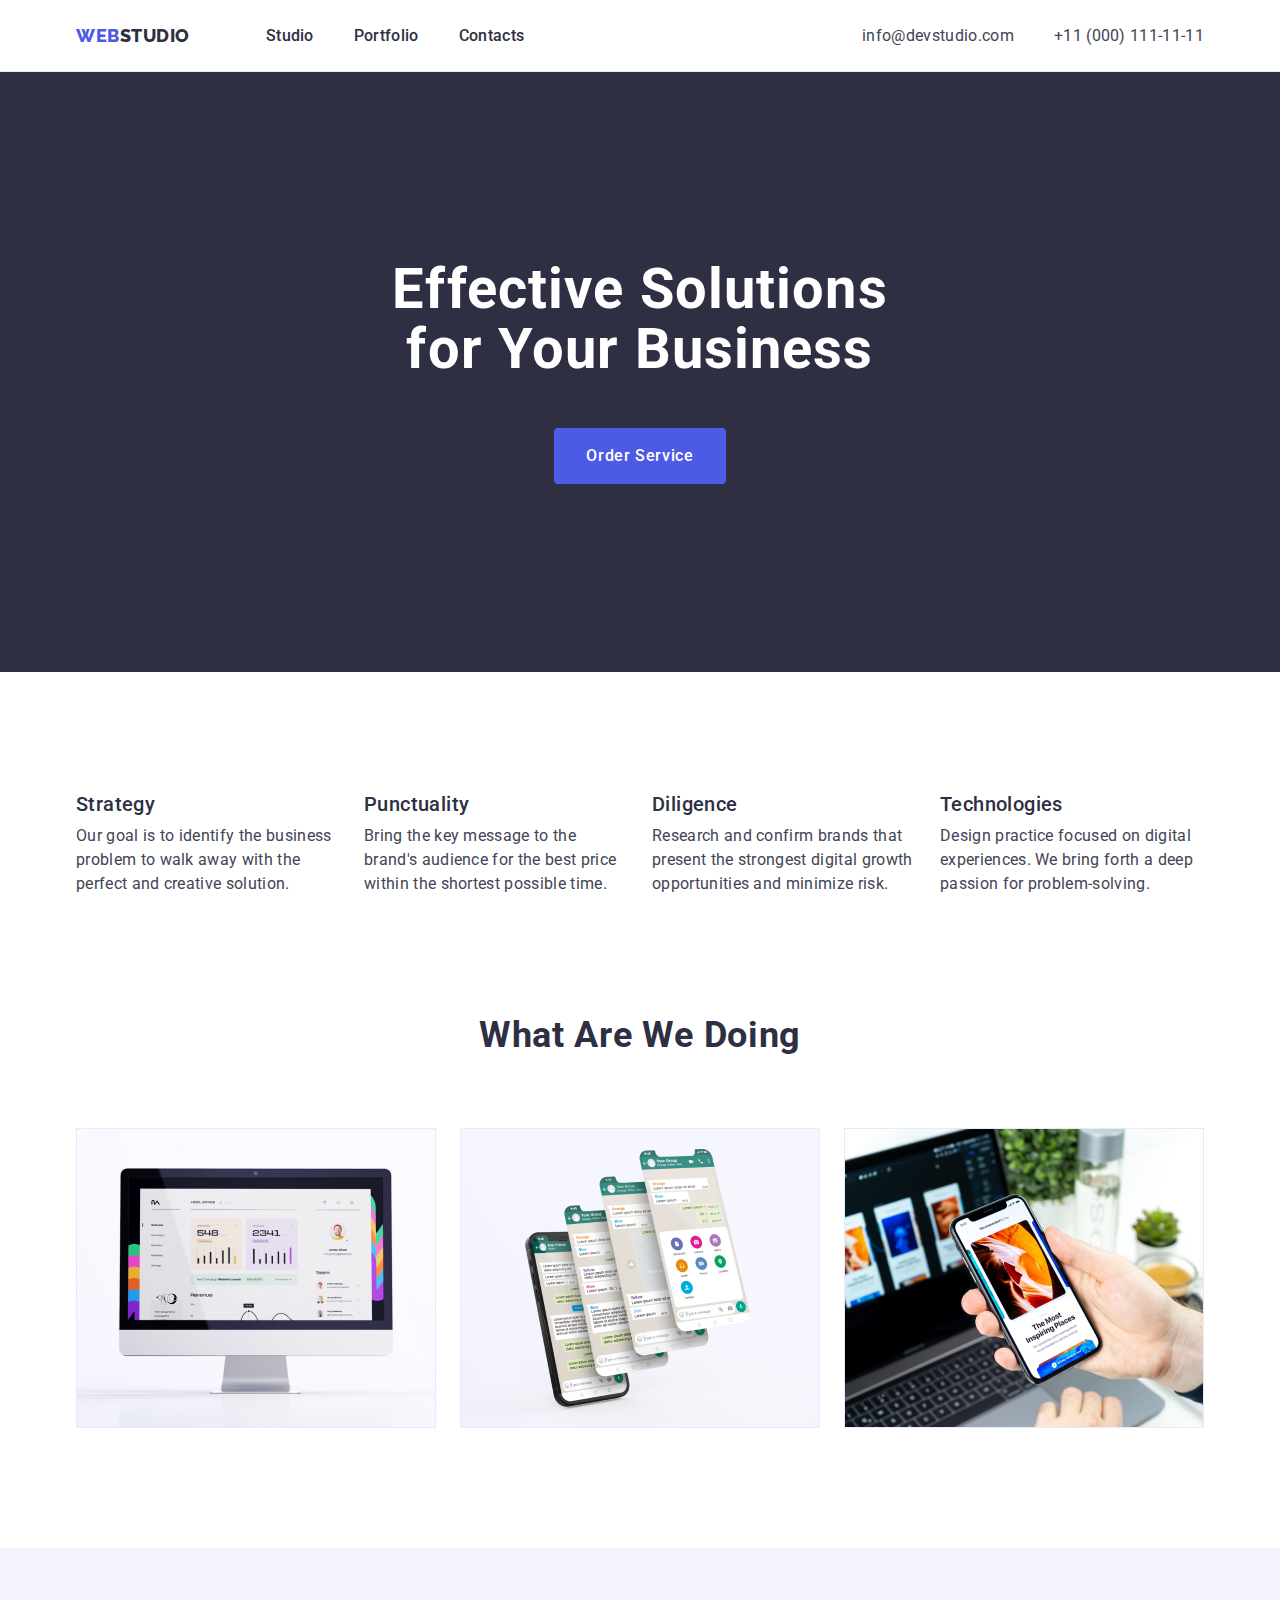
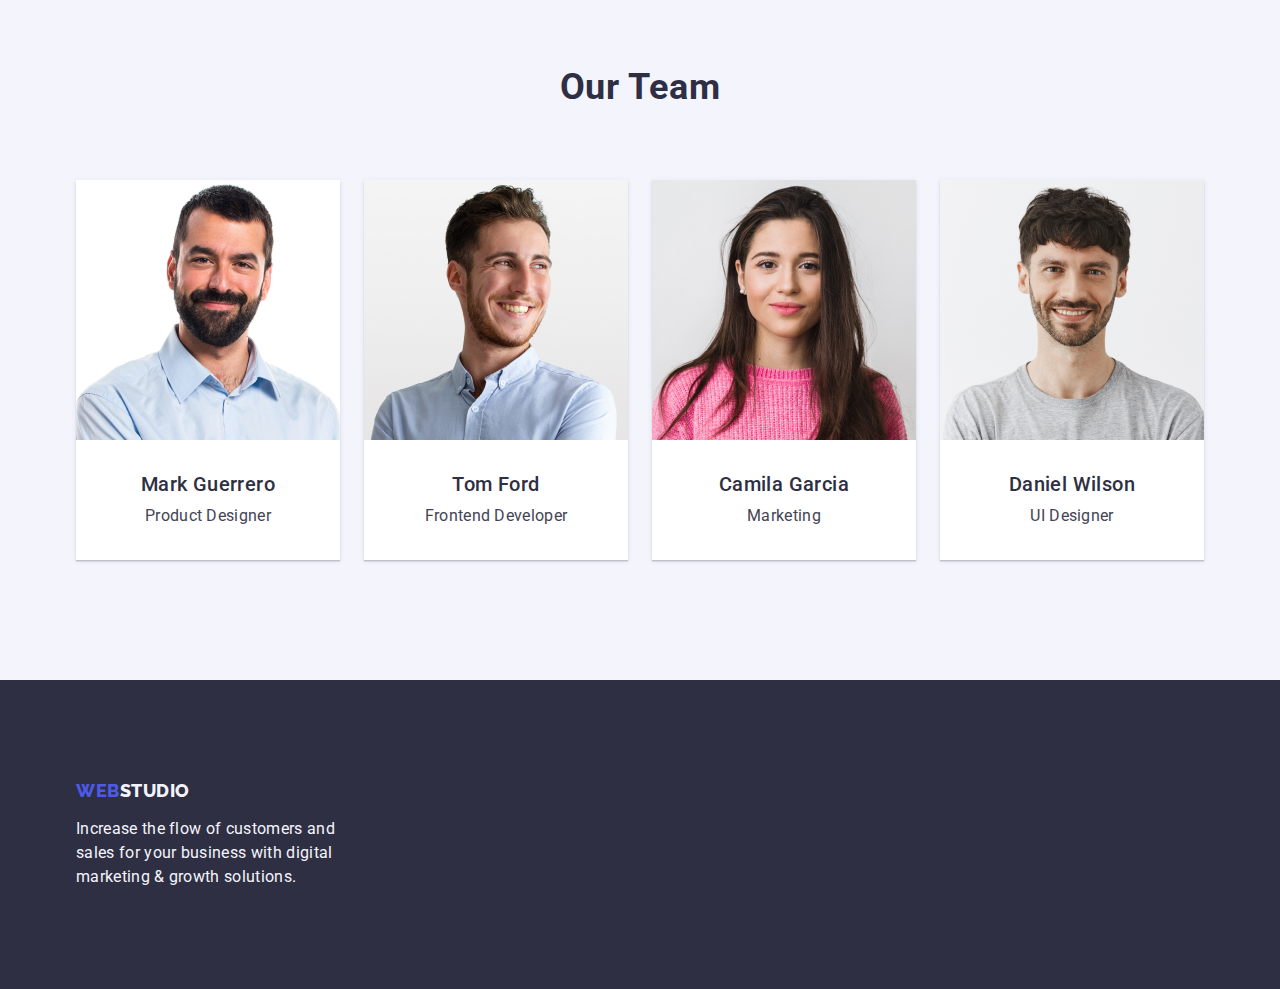
<file: index.html>
<!DOCTYPE html>
<html lang="en">
  <head>
    <meta charset="UTF-8" />
    <meta http-equiv="X-UA-Compatible" content="IE=edge" />
    <meta name="viewport" content="width=device-width, initial-scale=1.0" />
    <link rel="preconnect" href="https://fonts.googleapis.com" />
    <link rel="preconnect" href="https://fonts.gstatic.com" crossorigin />
    <link
      href="https://fonts.googleapis.com/css2?family=Raleway:wght@800&family=Roboto:wght@400;500;700;900&display=swap"
      rel="stylesheet"
    />
    <link
      rel="stylesheet"
      href="https://cdnjs.cloudflare.com/ajax/libs/modern-normalize/1.1.0/modern-normalize.min.css"
    />
    <link rel="stylesheet" href="./css/styles.css" />
    <title>WebStudio</title>
  </head>
  <body>
    <!-- Шапка макету -->
    <header class="page-header">
      <div class="main-nav container">
        <nav class="page-nav">
          <a href="./index.html" class="logo-page logo link"
            >Web<span class="logo-text-header">Studio</span></a
          >
          <ul class="site-nav list">
            <li class="nav-item">
              <a href="./index.html" class="nav-link link">Studio</a>
            </li>
            <li class="nav-item">
              <a href="./portfolio.html" class="nav-link link">Portfolio</a>
            </li>
            <li class="nav-item">
              <a href="" class="nav-link link">Contacts</a>
            </li>
          </ul>
        </nav>
        <!-- Контакти -->
        <address class="tel-email">
          <ul class="tel-email-contacs list">
            <li class="item">
              <a href="mailto:info@devstudio.com" class="tel-email-link link"
                >info@devstudio.com</a
              >
            </li>
            <li class="item">
              <a href="tel:+110001111111" class="tel-email-link link"
                >+11 (000) 111-11-11</a
              >
            </li>
          </ul>
        </address>
      </div>
    </header>
    <main>
      <!-- Секція Герой -->
      <section class="hero">
        <div class="container">
          <h1 class="hero-title">Effective Solutions for Your Business</h1>
          <button type="button" class="button hero-btn">Order Service</button>
        </div>
      </section>

      <!-- Секція 1 -->
      <section class="section">
        <div class="container">
          <h2 class="visually-hidden">advantages Webstudio</h2>
          <ul class="advantages list">
            <li class="adv-item">
              <h3 class="title">Strategy</h3>
              <p class="section-advantages-text">
                Our goal is to identify the business problem to walk away with
                the perfect and creative solution.
              </p>
            </li>
            <li class="adv-item">
              <h3 class="title">Punctuality</h3>
              <p class="section-advantages-text">
                Bring the key message to the brand's audience for the best price
                within the shortest possible time.
              </p>
            </li>
            <li class="adv-item">
              <h3 class="title">Diligence</h3>
              <p class="section-advantages-text">
                Research and confirm brands that present the strongest digital
                growth opportunities and minimize risk.
              </p>
            </li>
            <li class="adv-item">
              <h3 class="title">Technologies</h3>
              <p class="section-advantages-text">
                Design practice focused on digital experiences. We bring forth a
                deep passion for problem-solving.
              </p>
            </li>
          </ul>
        </div>
      </section>
      <!-- Секція 2 -->
      <section class="section-doing">
        <div class="container">
          <h2 class="section-title">What are we doing</h2>
          <ul class="our-works list">
            <li class="item">
              <img
                src="./images/mono.jpg"
                alt="monobblok"
                width="360"
                height="300"
              />
            </li>
            <li class="item">
              <img
                src="./images/smart.jpg"
                alt="smartphone"
                width="360"
                height="300"
              />
            </li>
            <li class="item">
              <img
                src="./images/smartnout.jpg"
                alt="smartphone in hands, laptop on the table"
                width="360"
                height="300"
              />
            </li>
          </ul>
        </div>
      </section>
      <!-- Секція 3 -->
      <section class="section-team">
        <div class="container">
          <h2 class="section-team-title">Our Team</h2>
          <ul class="sections-team list">
            <li class="section-team-card item">
              <img
                src="./images/mark.jpg"
                alt="photo mark guerrero"
                width="264"
                height="260"
              />
              <div class="card-team">
                <h3 class="section-team-title-empl">Mark Guerrero</h3>
                <p class="section-team-text">Product Designer</p>
              </div>
            </li>
            <li class="section-team-card item">
              <img
                src="./images/tom.jpg"
                alt="photo tom ford"
                width="264"
                height="260"
              />
              <div class="card-team">
                <h3 class="section-team-title-empl">Tom Ford</h3>
                <p class="section-team-text">Frontend Developer</p>
              </div>
            </li>
            <li class="section-team-card item">
              <img
                src="./images/camila.jpg"
                alt="photo camila garcia"
                width="264"
                height="260"
              />
              <div class="card-team">
                <h3 class="section-team-title-empl">Camila Garcia</h3>
                <p class="section-team-text">Marketing</p>
              </div>
            </li>
            <li class="section-team-card item">
              <img
                src="./images/daniel.jpg"
                alt="photo daniel wilson"
                width="264"
                height="260"
              />
              <div class="card-team">
                <h3 class="section-team-title-empl">Daniel Wilson</h3>
                <p class="section-team-text">UI Designer</p>
              </div>
            </li>
          </ul>
        </div>
      </section>
    </main>
    <!-- Футер -->
    <footer class="footer">
      <div class="container">
        <a href="./index.html" class="footer-logo logo link"
          >Web<span class="logo-text-footer">Studio</span></a
        >
        <p class="footer-text">
          Increase the flow of customers and sales for your business with
          digital marketing & growth solutions.
        </p>
      </div>
    </footer>
  </body>
</html>
</file>
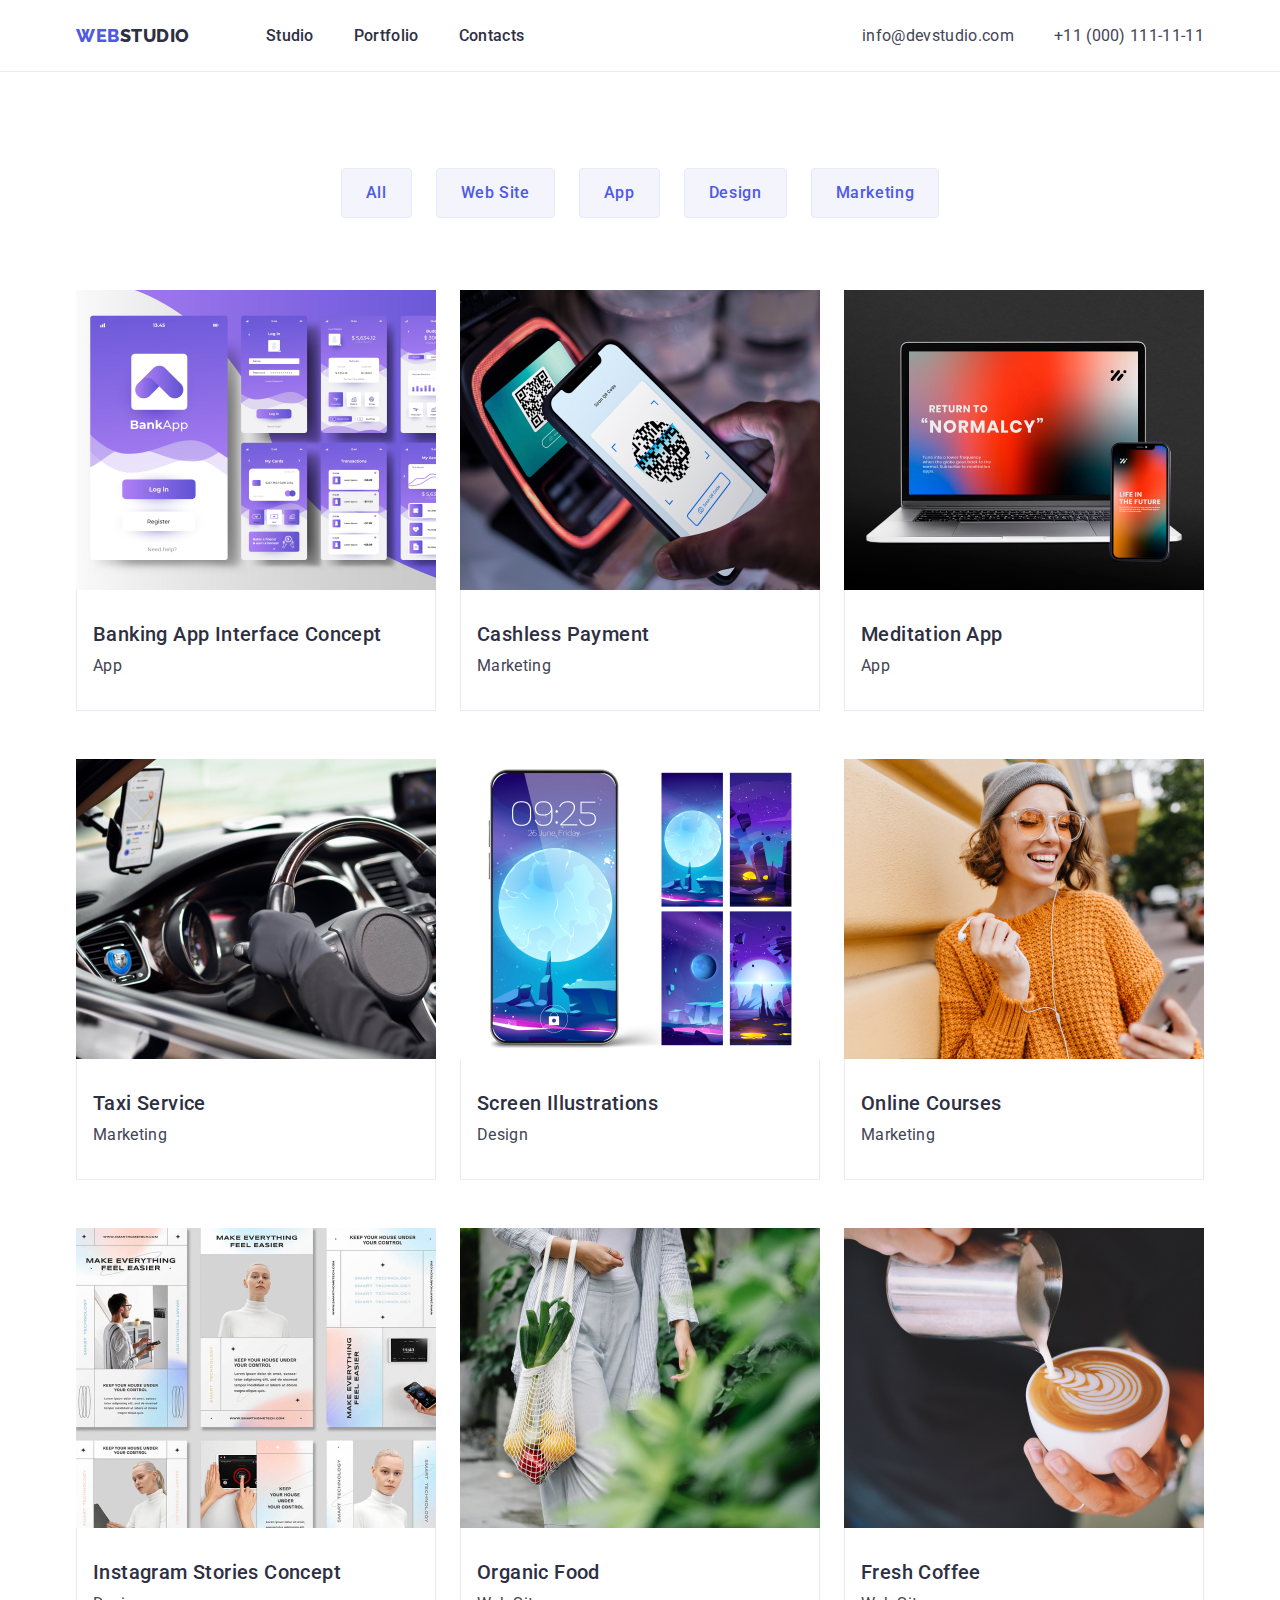
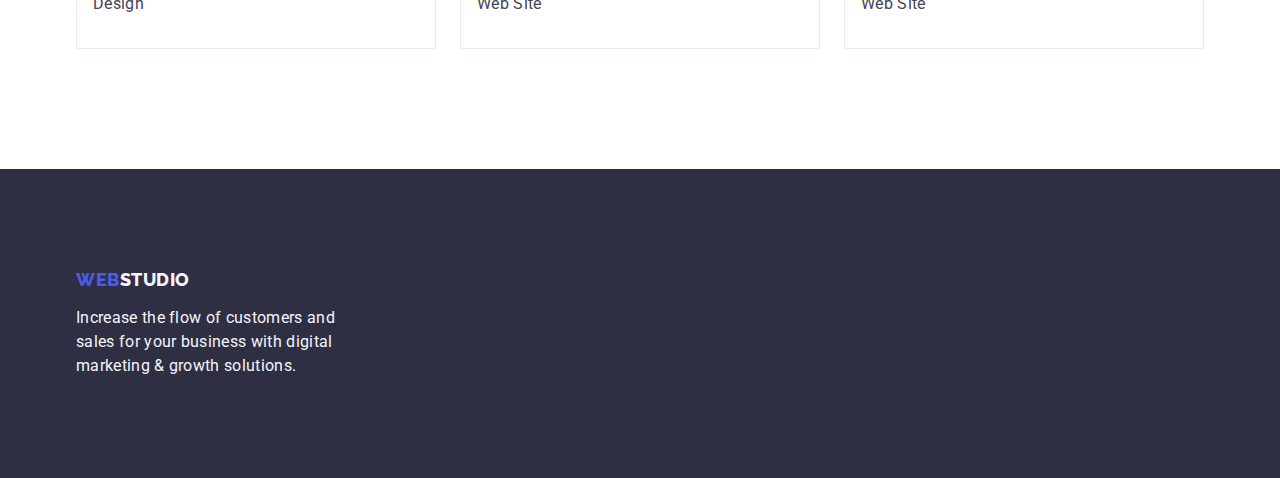
<file: portfolio.html>
<!DOCTYPE html>
<html lang="en">
  <head>
    <meta charset="UTF-8" />
    <meta http-equiv="X-UA-Compatible" content="IE=edge" />
    <meta name="viewport" content="width=device-width, initial-scale=1.0" />
    <link rel="preconnect" href="https://fonts.googleapis.com" />
    <link rel="preconnect" href="https://fonts.gstatic.com" crossorigin />
    <link
      href="https://fonts.googleapis.com/css2?family=Raleway:wght@800&family=Roboto:wght@400;500;700;900&display=swap"
      rel="stylesheet"
    />
    <link
      rel="stylesheet"
      href="https://cdnjs.cloudflare.com/ajax/libs/modern-normalize/1.1.0/modern-normalize.min.css"
    />
    <link rel="stylesheet" href="./css/styles.css" />
    <title>Portfolio</title>
  </head>
  <body>
    <!-- Шапка макету -->
    <header class="page-header">
      <div class="main-nav container">
        <nav class="page-nav">
          <a href="./index.html" class="logo-page logo link"
            >Web<span class="logo-text-header">Studio</span></a
          >
          <ul class="site-nav list">
            <li class="nav-item">
              <a href="./index.html" class="nav-link link">Studio</a>
            </li>
            <li class="nav-item">
              <a href="./portfolio.html" class="nav-link link">Portfolio</a>
            </li>
            <li class="nav-item">
              <a href="" class="nav-link link">Contacts</a>
            </li>
          </ul>
        </nav>
        <!-- Контакти -->
        <address class="tel-email">
          <ul class="tel-email-contacs list">
            <li class="item">
              <a href="mailto:info@devstudio.com" class="tel-email-link link"
                >info@devstudio.com</a
              >
            </li>
            <li class="item">
              <a href="tel:+110001111111" class="tel-email-link link"
                >+11 (000) 111-11-11</a
              >
            </li>
          </ul>
        </address>
      </div>
    </header>
    <main>
      <section class="section-portfolio">
        <div class="container">
          <h1 class="visually-hidden">Portfolio</h1>
          <!--  Фільтр кнопок-->
          <ul class="main-filters list">
            <li class="item">
              <button type="button" class="button filters">All</button>
            </li>
            <li class="item">
              <button type="button" class="button filters">Web Site</button>
            </li>
            <li class="item">
              <button type="button" class="button filters">App</button>
            </li>
            <li class="item">
              <button type="button" class="button filters">Design</button>
            </li>
            <li class="item">
              <button type="button" class="button filters">Marketing</button>
            </li>
          </ul>
          <!-- Послуги -->
          <ul class="services list">
            <li class="services-list">
              <a class="link" href=""
                ><img
                  src="./images/portfolio-images/bank-concept.jpg"
                  class="card"
                  alt="bannking
            app interface"
                  width="360"
                  height="300"
                />
                <div class="card-content">
                  <h2 class="card-services-title">
                    Banking App Interface Concept
                  </h2>
                  <p class="services-text">App</p>
                </div>
              </a>
            </li>
            <li class="services-list">
              <a class="link" href=""
                ><img
                  src="./images/portfolio-images/cash-paym.jpg"
                  class="card"
                  alt="phone with qr code"
                  width="360"
                  height="300"
                />
                <div class="card-content">
                  <h2 class="card-services-title">Cashless Payment</h2>
                  <p class="services-text">Marketing</p>
                </div></a
              >
            </li>
            <li class="services-list">
              <a class="link" href=""
                ><img
                  src="./images/portfolio-images/medit-app.jpg"
                  class="card"
                  alt="laptop and phone"
                  width="360"
                  height="300"
                />
                <div class="card-content">
                  <h2 class="card-services-title">Meditation App</h2>
                  <p class="services-text">App</p>
                </div></a
              >
            </li>
            <li class="services-list">
              <a class="link" href="">
                <img
                  src="./images/portfolio-images/taxi.jpg"
                  class="card"
                  alt="the steering wheel of the car and the phone on the windshield"
                  width="360"
                  height="300"
                />
                <div class="card-content">
                  <h2 class="card-services-title">Taxi Service</h2>
                  <p class="services-text">Marketing</p>
                </div></a
              >
            </li>
            <li class="services-list">
              <a class="link" href="">
                <img
                  src="./images/portfolio-images/screen-ill.jpg"
                  class="card"
                  alt="phone screen"
                  width="360"
                  height="300"
                />
                <div class="card-content">
                  <h2 class="card-services-title">Screen Illustrations</h2>
                  <p class="services-text">Design</p>
                </div></a
              >
            </li>
            <li class="services-list">
              <a class="link" href="">
                <img
                  src="./images/portfolio-images/onl-cours.jpg"
                  class="card"
                  alt="girl with phone"
                  width="360"
                  height="300"
                />
                <div class="card-content">
                  <h2 class="card-services-title">Online Courses</h2>
                  <p class="services-text">Marketing</p>
                </div></a
              >
            </li>
            <li class="services-list">
              <a class="link" href="">
                <img
                  src="./images/portfolio-images/inst-concept.jpg"
                  class="card"
                  alt="photo of a girl and options for managing a smart home"
                  width="360"
                  height="300"
                />
                <div class="card-content">
                  <h2 class="card-services-title">Instagram Stories Concept</h2>
                  <p class="services-text">Design</p>
                </div></a
              >
            </li>
            <li class="services-list">
              <a class="link" href="">
                <img
                  src="./images/portfolio-images/org-food.jpg"
                  class="card"
                  alt="girl with fresh fruit"
                  width="360"
                  height="300"
                />
                <div class="card-content">
                  <h2 class="card-services-title">Organic Food</h2>
                  <p class="services-text">Web Site</p>
                </div></a
              >
            </li>
            <li class="services-list">
              <a class="link" href="">
                <img
                  src="./images/portfolio-images/coffe.jpg"
                  class="card"
                  alt="a cup of coffee"
                  width="360"
                  height="300"
                />
                <div class="card-content">
                  <h2 class="card-services-title">Fresh Coffee</h2>
                  <p class="services-text">Web Site</p>
                </div></a
              >
            </li>
          </ul>
        </div>
      </section>
    </main>
    <!-- Футер -->
    <footer class="footer">
      <div class="container">
        <a href="./index.html" class="footer-logo logo link"
          >Web<span class="logo-text-footer">Studio</span></a
        >
        <p class="footer-text">
          Increase the flow of customers and sales for your business with
          digital marketing & growth solutions.
        </p>
      </div>
    </footer>
  </body>
</html>
</file>
<file: css/styles.css>
html {
  box-sizing: border-box;
}

*,
*::before,
*::after {
  box-sizing: inherit;
}

:root {
  --primary-brand-color: #4d5ae5;
  --pressed-state-color: #404bbf;
  --title-text-color: #2e2f42;
  --body-text-color: #434455;
  --accent-color: #e7e9fc;
  --background-section-color: #f4f4fd;
  --background-dark-color: #2e2f42;
  --background-white-color: #ffffff;
}

body {
  background-color: var(--background-white-color);
  color: var(--body-text-color);
  font-family: 'Roboto', sans-serif;
}

img {
  display: block;
  max-width: 100%;
}
h1,
h2,
h3,
h4,
h5,
h6,
p {
  margin: 0;
}
/* Скидання значень */
.list {
  list-style: none;
  padding: 0;
  margin: 0;
}

.link {
  text-decoration: none;
}

/* Контейнер */
.container {
  width: 1158px;
  padding-left: 15px;
  padding-right: 15px;
  margin-left: auto;
  margin-right: auto;
}

/* Шапка */

.page-header {
  border-bottom: 1px solid var(--accent-color);
  max-height: 72px;
}

/* Логотип */
.logo {
  color: var(--title-text-color);
  font-family: 'Raleway', sans-serif;
  font-weight: 800;
  font-size: 18px;
  line-height: 1.17;
  letter-spacing: 0.03em;
  text-transform: uppercase;
  color: #4d5ae5;
}
.logo-text-header {
  color: var(--title-text-color);
}
.logo-page {
  margin-right: 76px;
}

/* Навігація */
.main-nav,
.page-nav,
.main-filters {
  display: flex;
  align-items: center;
  margin-right: auto;
}

.site-nav {
  display: flex;
  gap: 40px;
}
.tel-email-contacs {
  display: flex;
  gap: 40px;
}

.nav-link {
  display: block;
  padding: 24px 0;
  color: var(--title-text-color);
  font-weight: 500;
  font-size: 16px;
  line-height: 1.5;
  letter-spacing: 0.02em;
}

.nav-link:hover,
.nav-link:focus {
  color: var(--pressed-state-color);
}
/* Контакти */

.tel-email-link {
  display: block;
  padding-top: 24px;
  padding-bottom: 24px;
  font-style: normal;
  font-size: 16px;
  line-height: 1.5;
  letter-spacing: 0.02em;
  color: var(--body-text-color);
}

.tel-email-link:hover,
.tel-email-link:focus {
  color: var(--pressed-state-color);
}

/* Секція герой */

.hero {
  padding-top: 188px;
  padding-bottom: 188px;
  text-align: center;
  background-color: var(--background-dark-color);
}
.hero-title {
  margin-top: 0;
  margin-right: auto;
  margin-left: auto;
  margin-bottom: 48px;

  color: var(--background-white-color);
  font-weight: 700;
  font-size: 56px;
  max-width: 496px;
  line-height: 1.07;
  letter-spacing: 0.02em;
}

/* Кнопки */
.button {
  display: block;
  border-radius: 4px;
  padding: 16px 32px;
  min-width: 169px;
  text-align: center;

  background-color: var(--primary-brand-color);
  color: var(--background-white-color);
  font-family: inherit;
  font-weight: 500;
  font-size: 16px;
  line-height: 1.5;
  align-items: center;
  letter-spacing: 0.04em;
  cursor: pointer;
}

.button.hero-btn {
  border: none;
  margin: 0 auto;
}
.button.hero-btn:hover,
.button.hero-btn:focus {
  background-color: var(--pressed-state-color);
}
/* Секція 2 */
.section-title,
.section-team-title {
  margin-top: 0;
  margin-bottom: 72px;
  color: var(--title-text-color);
  font-weight: 700;
  font-size: 36px;
  line-height: 1.11;
  text-align: center;
  letter-spacing: 0.02em;
  text-transform: capitalize;
}
.advantages {
  display: flex;
  gap: 24px;
  /* padding: 120px 0; */
}
.section {
  padding: 120px 0;
}
.visually-hidden {
  position: absolute;
  width: 1px;
  height: 1px;
  margin: -1px;
  border: 0;
  padding: 0;

  white-space: nowrap;
  clip-path: inset(100%);
  clip: rect(0 0 0 0);
  overflow: hidden;
}

.adv-item {
  width: 264px;
}

.advantages .title,
.services-title,
.section-team-title-empl {
  margin-top: 0;
  margin-bottom: 8px;
  color: var(--title-text-color);
  font-weight: 500;
  font-size: 20px;
  line-height: 1.2;
  letter-spacing: 0.02em;
}

.section-advantages-text,
.section-team-text,
.services-text,
.footer-text {
  margin-top: 0;
  margin-bottom: 0;
  font-size: 16px;
  line-height: 1.5;
  letter-spacing: 0.02em;
}

.services-text {
  color: var(--body-text-color);
}

/* Секція 2 */
.section-doing {
  padding-bottom: 120px;
}
.our-works,
.sections-team {
  display: flex;
  gap: 24px;
}
/* Секція 3 */
.section-team {
  padding-top: 120px;
  padding-bottom: 120px;
  background-color: var(--background-section-color);
}
.section-team-card {
  background: var(--background-white-color);
  box-shadow: 0px 1px 6px rgba(46, 47, 66, 0.08),
    0px 1px 1px rgba(46, 47, 66, 0.16), 0px 2px 1px rgba(46, 47, 66, 0.08);

  background-color: var(--background-white-color);
}
.card-team {
  padding-top: 32px;
  padding-bottom: 32px;
  padding-left: 16px;
  padding-right: 16px;

  text-align: center;
  border-radius: 0px 0px 4px 4px;
}
/* футер */
.footer {
  padding-top: 100px;
  padding-bottom: 100px;

  background-color: var(--background-dark-color);
  color: var(--background-section-color);
}

.footer-logo {
  display: inline-block;
  margin-bottom: 16px;
}
.logo-text-footer {
  color: var(--background-section-color);
}
.footer-text {
  width: 264px;
}
/* Портфоліо */
.section-portfolio {
  padding: 96px 0 120px 0;
}

/* Кнопки портфоліо */
.main-filters {
  justify-content: center;
  gap: 24px;
  margin-bottom: 72px;
}
.button.filters {
  padding: 12px 24px;
  border: 1px solid var(--accent-color);

  min-width: 69px;

  background-color: var(--background-section-color);
  color: var(--primary-brand-color);
}

.button.filters:hover,
.button.filters:focus {
  background-color: var(--pressed-state-color);
  color: var(--background-white-color);
  border: 1px solid transparent;
}
.services {
  display: flex;
  flex-wrap: wrap;
  gap: 48px 24px;
}
.services-list {
  width: 360px;
}

.card-content {
  padding: 32px 16px;
  border-left: 1px solid var(--accent-color);
  border-right: 1px solid var(--accent-color);
  border-bottom: 1px solid var(--accent-color);
}
.card-services-title {
  margin-top: 0;
  margin-bottom: 8px;
  color: var(--title-text-color);
  font-weight: 500;
  font-size: 20px;
  line-height: 1.2;
  letter-spacing: 0.02em;
}
</file>
